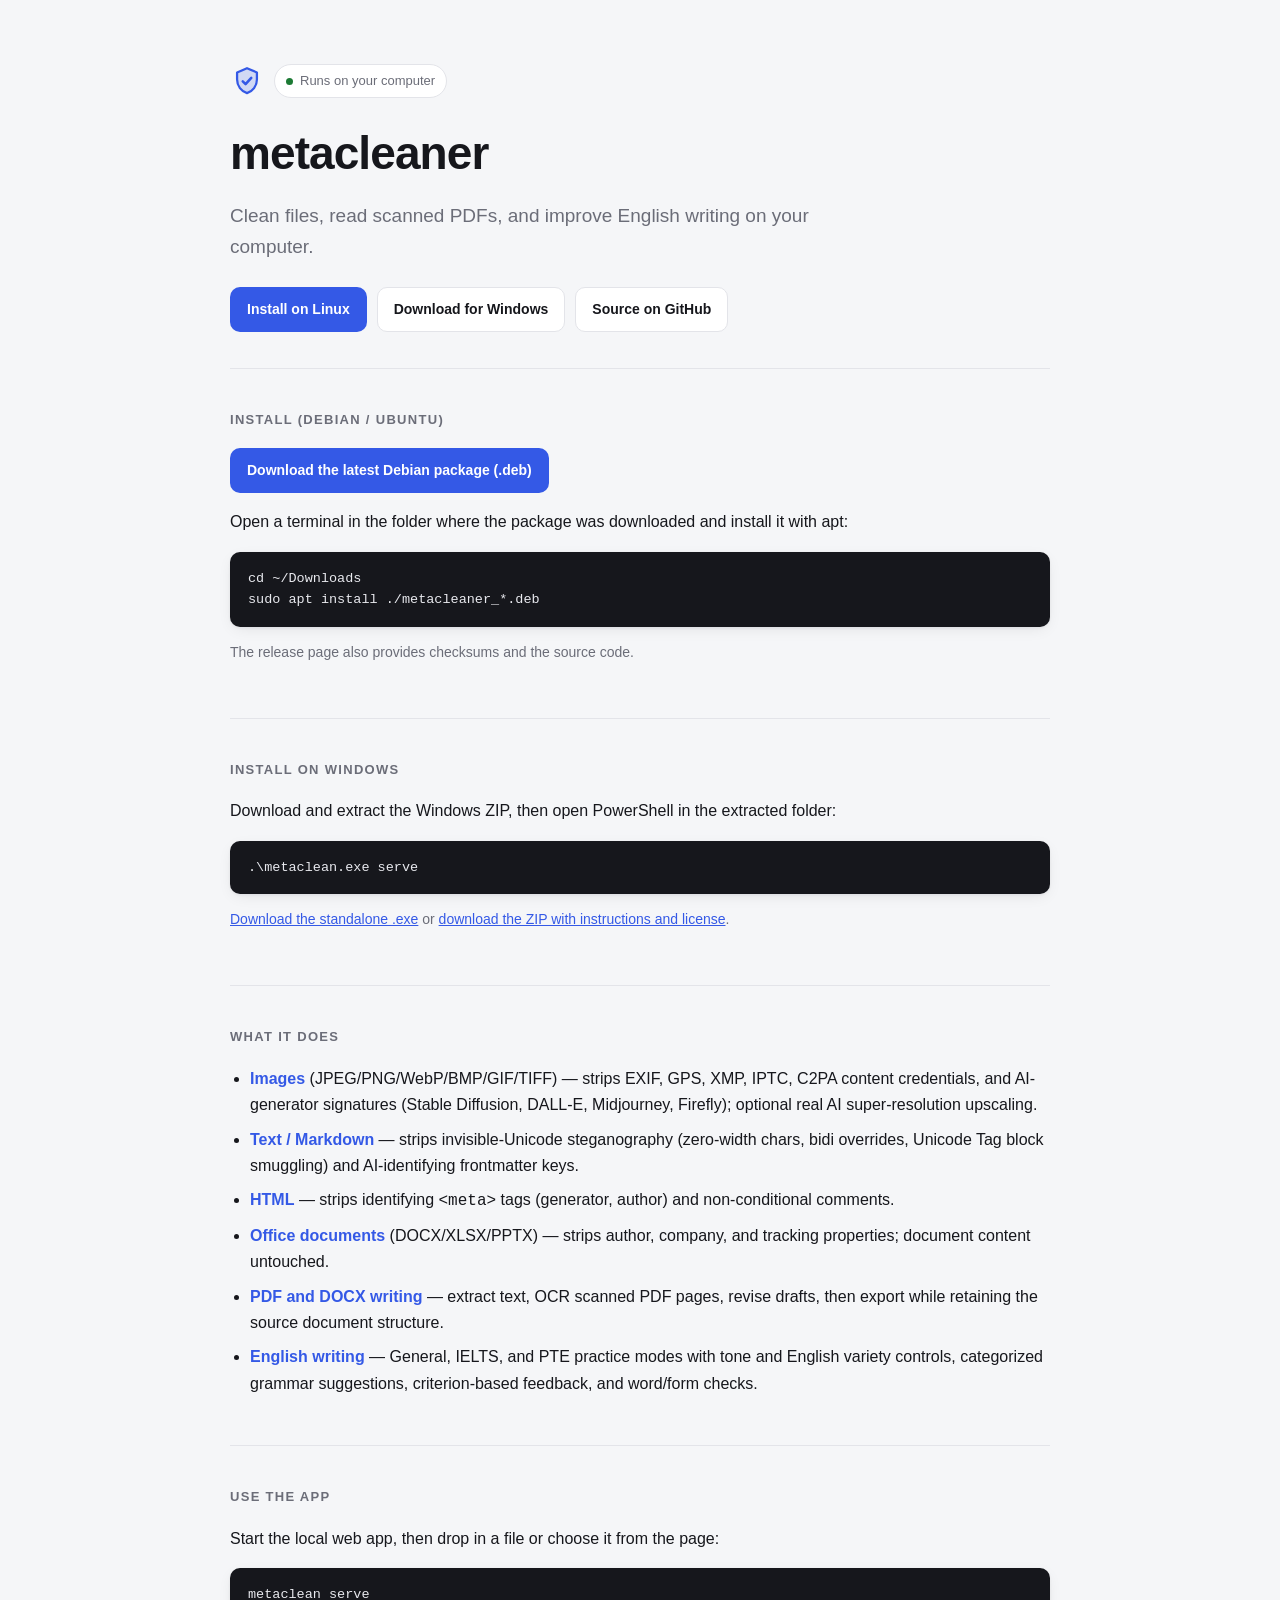
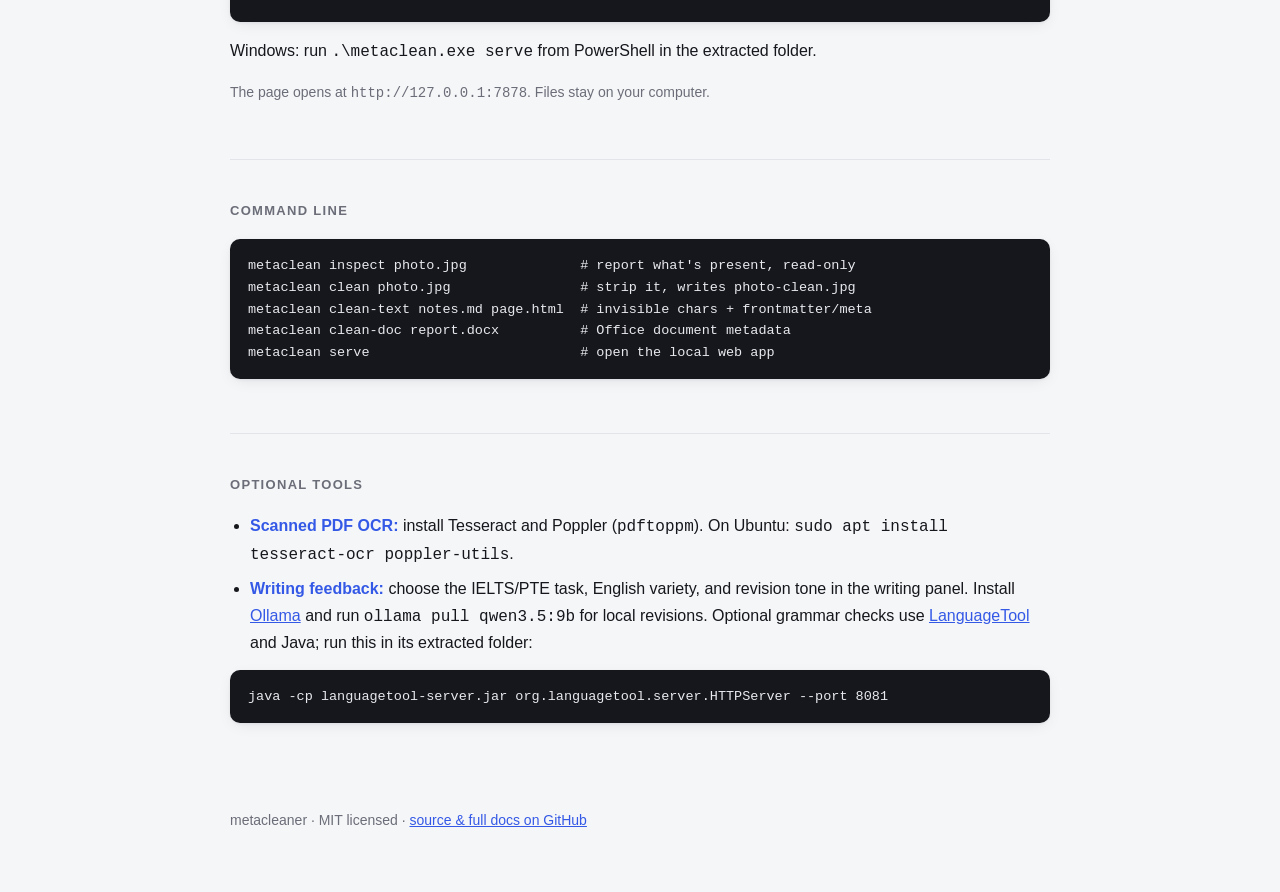
<file: index.html>
<!doctype html>
<html lang="en">
<head>
<meta charset="utf-8">
<meta name="viewport" content="width=device-width, initial-scale=1">
<title>metacleaner &middot; local metadata cleaner &amp; AI-tag remover</title>
<meta name="description" content="metacleaner — a local document and metadata cleaner for Linux and Windows, with OCR and English writing tools.">
<style>
  :root {
    --bg: #f5f6f8; --surface: #ffffff; --surface-2: #fbfbfc;
    --border: #e3e4e9; --text: #16171c; --muted: #6b6d78;
    --accent: #3459e6; --accent-2: #1c7a34;
    --code-bg: #16171c; --code-text: #e8e9ee;
    --shadow: 0 4px 16px -4px rgba(16, 18, 27, 0.1), 0 1px 3px rgba(16, 18, 27, 0.06);
  }
  @media (prefers-color-scheme: dark) {
    :root {
      --bg: #0e0f12; --surface: #18191e; --surface-2: #1e1f25;
      --border: #2a2c34; --text: #f1f1f4; --muted: #a3a5b0;
      --accent: #6c8cff; --accent-2: #4fd17a;
      --code-bg: #0b0c0f; --code-text: #e8e9ee;
    }
  }
  * { box-sizing: border-box; }
  body {
    margin: 0; background: var(--bg); color: var(--text);
    font: 16px/1.65 -apple-system, BlinkMacSystemFont, "Segoe UI", Roboto, Helvetica, Arial, sans-serif;
    -webkit-font-smoothing: antialiased;
  }
  .wrap { max-width: 860px; margin: 0 auto; padding: 0 20px; }
  a { color: var(--accent); }
  code, pre { font-family: "SFMono-Regular", Consolas, "Liberation Mono", Menlo, monospace; }

  header { padding: 64px 0 36px; border-bottom: 1px solid var(--border); }
  .brand { display: flex; align-items: center; gap: 10px; }
  .brand svg { width: 34px; height: 34px; color: var(--accent); flex-shrink: 0; }
  h1 { font-size: clamp(32px, 6vw, 46px); letter-spacing: -0.02em; margin: 18px 0 8px; }
  .tagline { font-size: clamp(16px, 2.4vw, 19px); color: var(--muted); margin: 0 0 24px; max-width: 620px; }
  .badge {
    display: inline-flex; align-items: center; gap: 7px; font-size: 13px; color: var(--muted);
    border: 1px solid var(--border); background: var(--surface); padding: 5px 11px; border-radius: 999px;
  }
  .dot { width: 7px; height: 7px; border-radius: 50%; background: var(--accent-2); }
  .cta { display: flex; flex-wrap: wrap; gap: 10px; margin-top: 20px; }
  .btn {
    display: inline-flex; align-items: center; gap: 8px; padding: 10px 16px; border-radius: 10px;
    font-weight: 600; font-size: 14px; border: 1px solid var(--border); text-decoration: none;
  }
  .btn-primary { background: var(--accent); color: #fff; border-color: transparent; }
  .btn-ghost { background: var(--surface); color: var(--text); }

  section { padding: 40px 0; border-bottom: 1px solid var(--border); }
  h2 { font-size: 13px; text-transform: uppercase; letter-spacing: 0.1em; color: var(--muted); margin: 0 0 18px; font-weight: 700; }
  pre {
    background: var(--code-bg); color: var(--code-text); padding: 16px 18px; border-radius: 10px;
    overflow-x: auto; box-shadow: var(--shadow); font-size: 13.5px; line-height: 1.6;
  }
  ul.features { padding-left: 20px; margin: 0; color: var(--text); }
  ul.features li { margin-bottom: 8px; }
  ul.features b { color: var(--accent); }
  footer { padding: 32px 0 60px; color: var(--muted); font-size: 14px; }
</style>
</head>
<body>
<div class="wrap">
  <header>
    <div class="brand">
      <svg viewBox="0 0 24 24" fill="none" xmlns="http://www.w3.org/2000/svg">
        <path d="M12 3l7 3v5c0 4.6-3 8.4-7 9.6-4-1.2-7-5-7-9.6V6l7-3z" fill="currentColor" fill-opacity="0.18" stroke="currentColor" stroke-width="1.6" stroke-linejoin="round"/>
        <path d="M9 12.2l2 2 4-4.4" stroke="currentColor" stroke-width="1.8" stroke-linecap="round" stroke-linejoin="round"/>
      </svg>
      <span class="badge"><span class="dot"></span> Runs on your computer</span>
    </div>
    <h1>metacleaner</h1>
    <p class="tagline">Clean files, read scanned PDFs, and improve English writing on your computer.</p>
    <div class="cta">
      <a class="btn btn-primary" href="#linux">Install on Linux</a>
      <a class="btn btn-ghost" href="https://github.com/siddhantbhattarai/metacleaner/releases/latest/download/metacleaner-windows-x86_64.zip">Download for Windows</a>
      <a class="btn btn-ghost" href="https://github.com/siddhantbhattarai/metacleaner">Source on GitHub</a>
    </div>
  </header>

  <section id="linux">
    <h2>Install (Debian / Ubuntu)</h2>
    <p><a class="btn btn-primary" href="https://github.com/siddhantbhattarai/metacleaner/releases/latest">Download the latest Debian package (.deb)</a></p>
    <p>Open a terminal in the folder where the package was downloaded and install it with apt:</p>
    <pre>cd ~/Downloads
sudo apt install ./metacleaner_*.deb</pre>
    <p style="color: var(--muted); font-size: 14px;">The release page also provides checksums and the source code.</p>
  </section>

  <section id="windows">
    <h2>Install on Windows</h2>
    <p>Download and extract the Windows ZIP, then open PowerShell in the extracted folder:</p>
    <pre>.\metaclean.exe serve</pre>
    <p style="color: var(--muted); font-size: 14px;"><a href="https://github.com/siddhantbhattarai/metacleaner/releases/latest/download/metaclean.exe">Download the standalone .exe</a> or <a href="https://github.com/siddhantbhattarai/metacleaner/releases/latest/download/metacleaner-windows-x86_64.zip">download the ZIP with instructions and license</a>.</p>
  </section>

  <section>
    <h2>What it does</h2>
    <ul class="features">
      <li><b>Images</b> (JPEG/PNG/WebP/BMP/GIF/TIFF) &mdash; strips EXIF, GPS, XMP, IPTC, C2PA content credentials, and AI-generator signatures (Stable Diffusion, DALL-E, Midjourney, Firefly); optional real AI super-resolution upscaling.</li>
      <li><b>Text / Markdown</b> &mdash; strips invisible-Unicode steganography (zero-width chars, bidi overrides, Unicode Tag block smuggling) and AI-identifying frontmatter keys.</li>
      <li><b>HTML</b> &mdash; strips identifying <code>&lt;meta&gt;</code> tags (generator, author) and non-conditional comments.</li>
      <li><b>Office documents</b> (DOCX/XLSX/PPTX) &mdash; strips author, company, and tracking properties; document content untouched.</li>
      <li><b>PDF and DOCX writing</b> &mdash; extract text, OCR scanned PDF pages, revise drafts, then export while retaining the source document structure.</li>
      <li><b>English writing</b> &mdash; General, IELTS, and PTE practice modes with tone and English variety controls, categorized grammar suggestions, criterion-based feedback, and word/form checks.</li>
    </ul>
  </section>

  <section>
    <h2>Use the app</h2>
    <p>Start the local web app, then drop in a file or choose it from the page:</p>
    <pre>metaclean serve</pre>
    <p>Windows: run <code>.\metaclean.exe serve</code> from PowerShell in the extracted folder.</p>
    <p style="color: var(--muted); font-size: 14px;">The page opens at <code>http://127.0.0.1:7878</code>. Files stay on your computer.</p>
  </section>

  <section>
    <h2>Command line</h2>
    <pre>metaclean inspect photo.jpg              # report what's present, read-only
metaclean clean photo.jpg                # strip it, writes photo-clean.jpg
metaclean clean-text notes.md page.html  # invisible chars + frontmatter/meta
metaclean clean-doc report.docx          # Office document metadata
metaclean serve                          # open the local web app</pre>
  </section>

  <section style="border-bottom: none;">
    <h2>Optional tools</h2>
    <ul class="features">
      <li><b>Scanned PDF OCR:</b> install Tesseract and Poppler (<code>pdftoppm</code>). On Ubuntu: <code>sudo apt install tesseract-ocr poppler-utils</code>.</li>
      <li><b>Writing feedback:</b> choose the IELTS/PTE task, English variety, and revision tone in the writing panel. Install <a href="https://ollama.com/download">Ollama</a> and run <code>ollama pull qwen3.5:9b</code> for local revisions. Optional grammar checks use <a href="https://languagetool.org/download/">LanguageTool</a> and Java; run this in its extracted folder:</li>
    </ul>
    <pre>java -cp languagetool-server.jar org.languagetool.server.HTTPServer --port 8081</pre>
  </section>

  <footer>
    metacleaner &middot; MIT licensed &middot; <a href="https://github.com/siddhantbhattarai/metacleaner">source &amp; full docs on GitHub</a>
  </footer>
</div>
</body>
</html>
</file>
